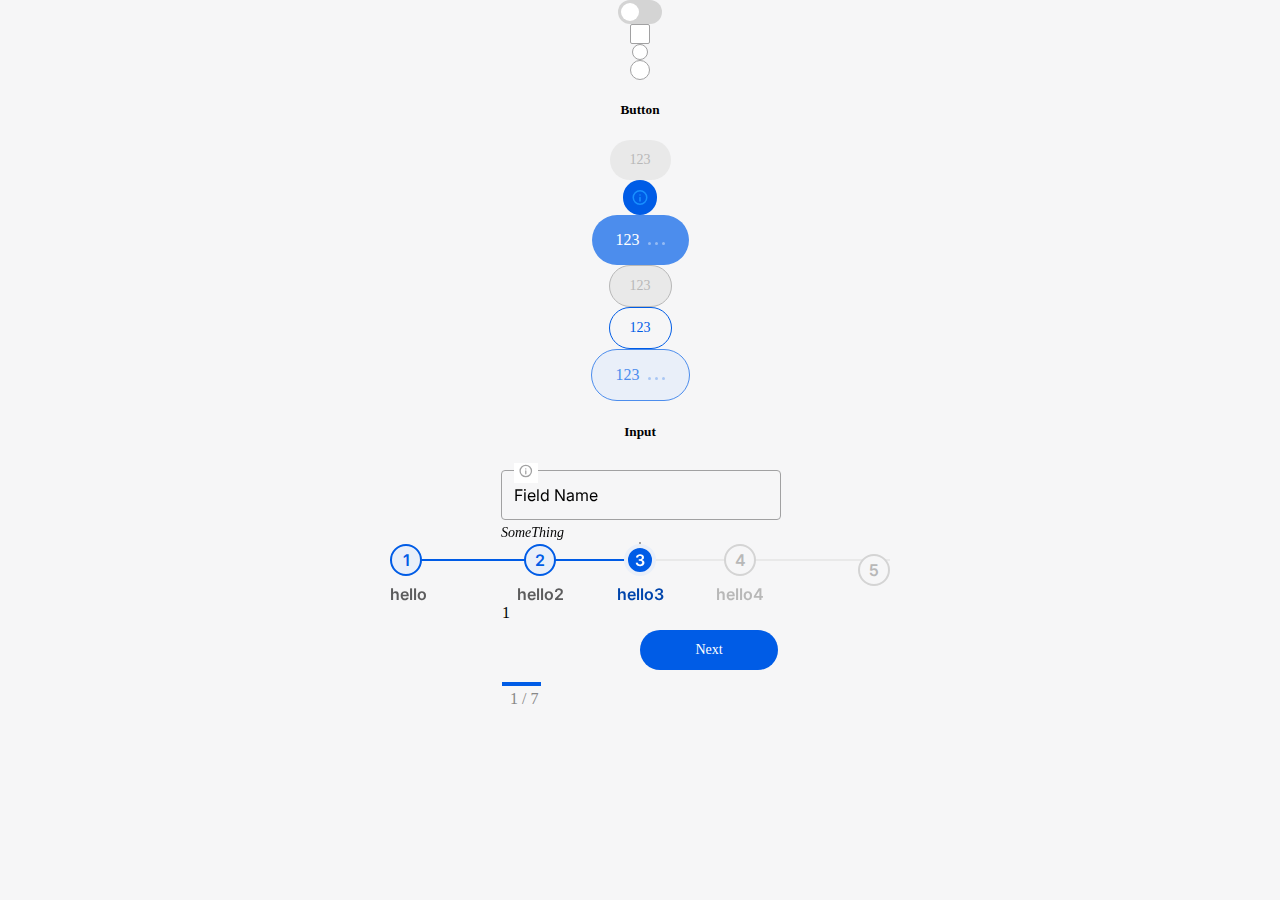
<file: index.html>
<!DOCTYPE html>
<html>
  <head>
    <meta charset="utf-8" />
    <meta http-equiv="X-UA-Compatible" content="IE=edge" />
    <title>Document</title>
    <meta name="description" content="" />
    <meta name="viewport" content="width=device-width, initial-scale=1" />
    <link rel="stylesheet" href="main.css" />
    <script defer src="./components/button/index.js"></script>
    <script defer src="./components/input/index.js"></script>
    <script defer src="./components/accordion/index.js"></script>
    <script defer src="./components/checkbox/index.js"></script>
    <script defer src="./components/progress-bar/index.js"></script>
    <script defer src="./components/slider/index.js"></script>
    <script defer src="./components/slide-item/index.js"></script>
    <script defer src="./components/toggle/index.js"></script>
  </head>
  <body>
    <custom-toggle></custom-toggle>
    <custom-checkbox type="checkbox" size="md"></custom-checkbox>
    <custom-checkbox type="check-circle" size="sm"></custom-checkbox>
    <custom-checkbox type="radio" size="md"></custom-checkbox>
    <h5>Button</h5>
    <custom-button disabled="true">
      123
    </custom-button>
    <custom-button variant="icon-primary">
      <img src="./assets/icons/information.svg" />
    </custom-button>
    <custom-button variant="primary" size="large" processing="true"
      >123</custom-button
    >
    <custom-button disabled="true" variant="secondary">123</custom-button>
    <custom-button variant="secondary">123</custom-button>
    <custom-button variant="secondary" size="large" processing="true"
      >123</custom-button
    >
    <h5>Input</h5>
    <custom-input id="text" type="text" label="Field Name">
      <div slot="helper">SomeThing</div>
      <ul>
        <li>1</li>
        <li>1</li>
        <li>1</li>
      </ul>
    </custom-input>
    <custom-checkbox></custom-checkbox>
    <progress-bar
      count-of-progress="4"
      current-step="3"
      content-of-circle="hello;hello2;hello3;hello4;"
    ></progress-bar>
    <custom-slider>
      <slide-item>1</slide-item>
      <slide-item>
        <div>2</div>
      </slide-item>
      <slide-item><div>3</div></slide-item>
      <slide-item><div>3</div></slide-item>
      <slide-item><div>3</div></slide-item>
      <slide-item><div>3</div></slide-item>
      <slide-item><div>3</div></slide-item>
    </custom-slider>
  </body>
</html>
</file>
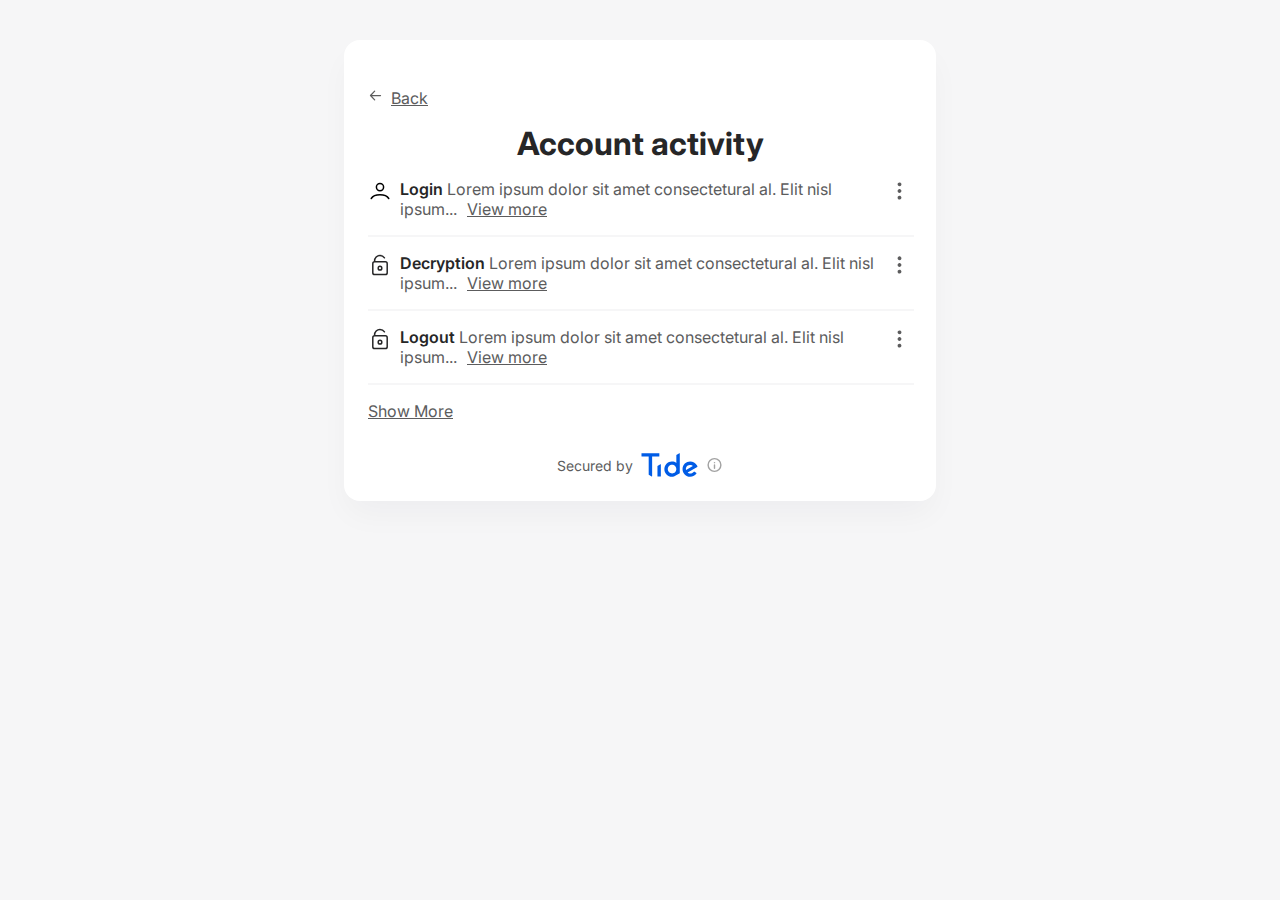
<file: page/account-activity/index.html>
<!DOCTYPE html>
<html lang="en">
  <head>
    <meta charset="UTF-8" />
    <meta name="viewport" content="width=device-width, initial-scale=1.0" />
    <title>Document</title>
    <link rel="stylesheet" href="style.css" />
    <script defer src="../../components/list-tile/index.js"></script>
    <script defer src="../../components/secure-by/index.js"></script>
    <script defer src="../../components/activity/index.js"></script>
    <script defer src="index.js"></script>
    <script defer src="router.js"></script>
  </head>
  <body>
    <div class="card">
      <div
        class="display-flex hover-effect"
        id="back-button-nav"
        style="width: 60px"
      >
        <div class="back-button"></div>
        <p class="text-l-regular-underline text-color-gray-700">Back</p>
      </div>

      <div style="height: 16px"></div>

      <p class="text-heading-h1 display-flex align-center justify-center">
        Account activity
      </p>

      <div style="height: 16px"></div>

      <div id="activity-container">
        <activity-tile
          src="../../assets/icons/person-icon.svg"
          title="Login"
          content="Lorem ipsum dolor sit amet consectetural al. Elit nisl ipsum dui eu quam neque turpis convallis. In in at eget ac vitae tincidunt. Neque ut laoreet in id. Ullamcorper at ipsum sit facilisis fermentum. Lorem ipsum dolor sit amet consectetural al. Elit nisl ipsum dui eu quam neque turpis convallis. In in at eget ac vitae tincidunt. Neque ut laoreet in id. Ullamcorper at ipsum sit facilisis fermentum."
        ></activity-tile>

        <activity-tile
          src="../../assets/icons/decryption.svg"
          title="Decryption"
          content="Lorem ipsum dolor sit amet consectetural al. Elit nisl ipsum dui eu quam neque turpis convallis. In in at eget ac vitae tincidunt. Neque ut laoreet in id. Ullamcorper at ipsum sit facilisis fermentum. Lorem ipsum dolor sit amet consectetural al. Elit nisl ipsum dui eu quam neque turpis convallis. In in at eget ac vitae tincidunt. Neque ut laoreet in id. Ullamcorper at ipsum sit facilisis fermentum."
        ></activity-tile>

        <activity-tile
          src="../../assets/icons/logout.svg"
          title="Logout"
          content="Lorem ipsum dolor sit amet consectetural al. Elit nisl ipsum dui eu quam neque turpis convallis. In in at eget ac vitae tincidunt. Neque ut laoreet in id. Ullamcorper at ipsum sit facilisis fermentum. Lorem ipsum dolor sit amet consectetural al. Elit nisl ipsum dui eu quam neque turpis convallis. In in at eget ac vitae tincidunt. Neque ut laoreet in id. Ullamcorper at ipsum sit facilisis fermentum."
        ></activity-tile>

        <activity-tile
          src="../../assets/icons/person-icon.svg"
          title="This is label"
          content="Lorem ipsum dolor sit amet consectetural al. Elit nisl ipsum dui eu quam neque turpis convallis. In in at eget ac vitae tincidunt. Neque ut laoreet in id. Ullamcorper at ipsum sit facilisis fermentum. Lorem ipsum dolor sit amet consectetural al. Elit nisl ipsum dui eu quam neque turpis convallis. In in at eget ac vitae tincidunt. Neque ut laoreet in id. Ullamcorper at ipsum sit facilisis fermentum."
        ></activity-tile>

        <activity-tile
          src="../../assets/icons/login-failed.svg"
          title="Login Failed"
          content="Lorem ipsum dolor sit amet consectetural al. Elit nisl ipsum dui eu quam neque turpis convallis. In in at eget ac vitae tincidunt. Neque ut laoreet in id. Ullamcorper at ipsum sit facilisis fermentum. Lorem ipsum dolor sit amet consectetural al. Elit nisl ipsum dui eu quam neque turpis convallis. In in at eget ac vitae tincidunt. Neque ut laoreet in id. Ullamcorper at ipsum sit facilisis fermentum."
        ></activity-tile>

        <activity-tile
          src="../../assets/icons/person-icon.svg"
          title="Login"
          content="Lorem ipsum dolor sit amet consectetural al. Elit nisl ipsum dui eu quam neque turpis convallis. In in at eget ac vitae tincidunt. Neque ut laoreet in id. Ullamcorper at ipsum sit facilisis fermentum. Lorem ipsum dolor sit amet consectetural al. Elit nisl ipsum dui eu quam neque turpis convallis. In in at eget ac vitae tincidunt. Neque ut laoreet in id. Ullamcorper at ipsum sit facilisis fermentum."
        ></activity-tile>

        <activity-tile
          src="../../assets/icons/decryption.svg"
          title="Decryption"
          content="Lorem ipsum dolor sit amet consectetural al. Elit nisl ipsum dui eu quam neque turpis convallis. In in at eget ac vitae tincidunt. Neque ut laoreet in id. Ullamcorper at ipsum sit facilisis fermentum. Lorem ipsum dolor sit amet consectetural al. Elit nisl ipsum dui eu quam neque turpis convallis. In in at eget ac vitae tincidunt. Neque ut laoreet in id. Ullamcorper at ipsum sit facilisis fermentum."
        ></activity-tile>

        <activity-tile
          src="../../assets/icons/logout.svg"
          title="Logout"
          content="Lorem ipsum dolor sit amet consectetural al. Elit nisl ipsum dui eu quam neque turpis convallis. In in at eget ac vitae tincidunt. Neque ut laoreet in id. Ullamcorper at ipsum sit facilisis fermentum. Lorem ipsum dolor sit amet consectetural al. Elit nisl ipsum dui eu quam neque turpis convallis. In in at eget ac vitae tincidunt. Neque ut laoreet in id. Ullamcorper at ipsum sit facilisis fermentum."
        ></activity-tile>

        <activity-tile
          src="../../assets/icons/person-icon.svg"
          title="This is label"
          content="Lorem ipsum dolor sit amet consectetural al. Elit nisl ipsum dui eu quam neque turpis convallis. In in at eget ac vitae tincidunt. Neque ut laoreet in id. Ullamcorper at ipsum sit facilisis fermentum. Lorem ipsum dolor sit amet consectetural al. Elit nisl ipsum dui eu quam neque turpis convallis. In in at eget ac vitae tincidunt. Neque ut laoreet in id. Ullamcorper at ipsum sit facilisis fermentum."
        ></activity-tile>

        <activity-tile
          src="../../assets/icons/login-failed.svg"
          title="Login Failed"
          content="Lorem ipsum dolor sit amet consectetural al. Elit nisl ipsum dui eu quam neque turpis convallis. In in at eget ac vitae tincidunt. Neque ut laoreet in id. Ullamcorper at ipsum sit facilisis fermentum. Lorem ipsum dolor sit amet consectetural al. Elit nisl ipsum dui eu quam neque turpis convallis. In in at eget ac vitae tincidunt. Neque ut laoreet in id. Ullamcorper at ipsum sit facilisis fermentum."
        ></activity-tile>

        <activity-tile
          src="../../assets/icons/person-icon.svg"
          title="Login"
          content="Lorem ipsum dolor sit amet consectetural al. Elit nisl ipsum dui eu quam neque turpis convallis. In in at eget ac vitae tincidunt. Neque ut laoreet in id. Ullamcorper at ipsum sit facilisis fermentum. Lorem ipsum dolor sit amet consectetural al. Elit nisl ipsum dui eu quam neque turpis convallis. In in at eget ac vitae tincidunt. Neque ut laoreet in id. Ullamcorper at ipsum sit facilisis fermentum."
        ></activity-tile>

        <activity-tile
          src="../../assets/icons/decryption.svg"
          title="Decryption"
          content="Lorem ipsum dolor sit amet consectetural al. Elit nisl ipsum dui eu quam neque turpis convallis. In in at eget ac vitae tincidunt. Neque ut laoreet in id. Ullamcorper at ipsum sit facilisis fermentum. Lorem ipsum dolor sit amet consectetural al. Elit nisl ipsum dui eu quam neque turpis convallis. In in at eget ac vitae tincidunt. Neque ut laoreet in id. Ullamcorper at ipsum sit facilisis fermentum."
        ></activity-tile>

        <activity-tile
          src="../../assets/icons/logout.svg"
          title="Logout"
          content="Lorem ipsum dolor sit amet consectetural al. Elit nisl ipsum dui eu quam neque turpis convallis. In in at eget ac vitae tincidunt. Neque ut laoreet in id. Ullamcorper at ipsum sit facilisis fermentum. Lorem ipsum dolor sit amet consectetural al. Elit nisl ipsum dui eu quam neque turpis convallis. In in at eget ac vitae tincidunt. Neque ut laoreet in id. Ullamcorper at ipsum sit facilisis fermentum."
        ></activity-tile>

        <activity-tile
          src="../../assets/icons/person-icon.svg"
          title="This is label"
          content="Lorem ipsum dolor sit amet consectetural al. Elit nisl ipsum dui eu quam neque turpis convallis. In in at eget ac vitae tincidunt. Neque ut laoreet in id. Ullamcorper at ipsum sit facilisis fermentum. Lorem ipsum dolor sit amet consectetural al. Elit nisl ipsum dui eu quam neque turpis convallis. In in at eget ac vitae tincidunt. Neque ut laoreet in id. Ullamcorper at ipsum sit facilisis fermentum."
        ></activity-tile>

        <activity-tile
          src="../../assets/icons/login-failed.svg"
          title="Login Failed"
          content="Lorem ipsum dolor sit amet consectetural al. Elit nisl ipsum dui eu quam neque turpis convallis. In in at eget ac vitae tincidunt. Neque ut laoreet in id. Ullamcorper at ipsum sit facilisis fermentum. Lorem ipsum dolor sit amet consectetural al. Elit nisl ipsum dui eu quam neque turpis convallis. In in at eget ac vitae tincidunt. Neque ut laoreet in id. Ullamcorper at ipsum sit facilisis fermentum."
        ></activity-tile>

        <activity-tile
          src="../../assets/icons/person-icon.svg"
          title="Login"
          content="Lorem ipsum dolor sit amet consectetural al. Elit nisl ipsum dui eu quam neque turpis convallis. In in at eget ac vitae tincidunt. Neque ut laoreet in id. Ullamcorper at ipsum sit facilisis fermentum. Lorem ipsum dolor sit amet consectetural al. Elit nisl ipsum dui eu quam neque turpis convallis. In in at eget ac vitae tincidunt. Neque ut laoreet in id. Ullamcorper at ipsum sit facilisis fermentum."
        ></activity-tile>

        <activity-tile
          src="../../assets/icons/decryption.svg"
          title="Decryption"
          content="Lorem ipsum dolor sit amet consectetural al. Elit nisl ipsum dui eu quam neque turpis convallis. In in at eget ac vitae tincidunt. Neque ut laoreet in id. Ullamcorper at ipsum sit facilisis fermentum. Lorem ipsum dolor sit amet consectetural al. Elit nisl ipsum dui eu quam neque turpis convallis. In in at eget ac vitae tincidunt. Neque ut laoreet in id. Ullamcorper at ipsum sit facilisis fermentum."
        ></activity-tile>

        <activity-tile
          src="../../assets/icons/logout.svg"
          title="Logout"
          content="Lorem ipsum dolor sit amet consectetural al. Elit nisl ipsum dui eu quam neque turpis convallis. In in at eget ac vitae tincidunt. Neque ut laoreet in id. Ullamcorper at ipsum sit facilisis fermentum. Lorem ipsum dolor sit amet consectetural al. Elit nisl ipsum dui eu quam neque turpis convallis. In in at eget ac vitae tincidunt. Neque ut laoreet in id. Ullamcorper at ipsum sit facilisis fermentum."
        ></activity-tile>

        <activity-tile
          src="../../assets/icons/person-icon.svg"
          title="This is label"
          content="Lorem ipsum dolor sit amet consectetural al. Elit nisl ipsum dui eu quam neque turpis convallis. In in at eget ac vitae tincidunt. Neque ut laoreet in id. Ullamcorper at ipsum sit facilisis fermentum. Lorem ipsum dolor sit amet consectetural al. Elit nisl ipsum dui eu quam neque turpis convallis. In in at eget ac vitae tincidunt. Neque ut laoreet in id. Ullamcorper at ipsum sit facilisis fermentum."
        ></activity-tile>

        <activity-tile
          src="../../assets/icons/login-failed.svg"
          title="Login Failed"
          content="Lorem ipsum dolor sit amet consectetural al. Elit nisl ipsum dui eu quam neque turpis convallis. In in at eget ac vitae tincidunt. Neque ut laoreet in id. Ullamcorper at ipsum sit facilisis fermentum. Lorem ipsum dolor sit amet consectetural al. Elit nisl ipsum dui eu quam neque turpis convallis. In in at eget ac vitae tincidunt. Neque ut laoreet in id. Ullamcorper at ipsum sit facilisis fermentum."
        ></activity-tile>
      </div>

      <a href="#" id="show-more-btn">Show More</a>

      <div style="height: 32px"></div>
      <secure-by></secure-by>
    </div>

    <script>
      document.addEventListener("DOMContentLoaded", function () {
        var activityTiles = document.querySelectorAll("activity-tile");

        window.addEventListener("click", function (event) {
          activityTiles.forEach((tile) => {
            var shadowRootElement = tile.shadowRoot;

            var dropdownContent =
              shadowRootElement.querySelector(".dropdown-content");

            const menuIcon = shadowRootElement.querySelector(".menu-icon");

            // Get the bounding rectangle for the menu icon and dropdown content
            var menuIconRect = menuIcon.getBoundingClientRect();
            var dropdownContentRect = dropdownContent.getBoundingClientRect();

            // Check if the click coordinates are within the bounds of the menu icon or dropdown content
            var clickX = event.clientX;
            var clickY = event.clientY;

            if (
              clickX >= menuIconRect.left &&
              clickX <= menuIconRect.right &&
              clickY >= menuIconRect.top &&
              clickY <= menuIconRect.bottom
            ) {
              return;
            }

            if (
              clickX >= dropdownContentRect.left &&
              clickX <= dropdownContentRect.right &&
              clickY >= dropdownContentRect.top &&
              clickY <= dropdownContentRect.bottom
            ) {
              dropdownContent.classList.remove("show");

              return;
            }
            dropdownContent.classList.remove("show");
          });
        });
      });
    </script>
  </body>
</html>
</file>
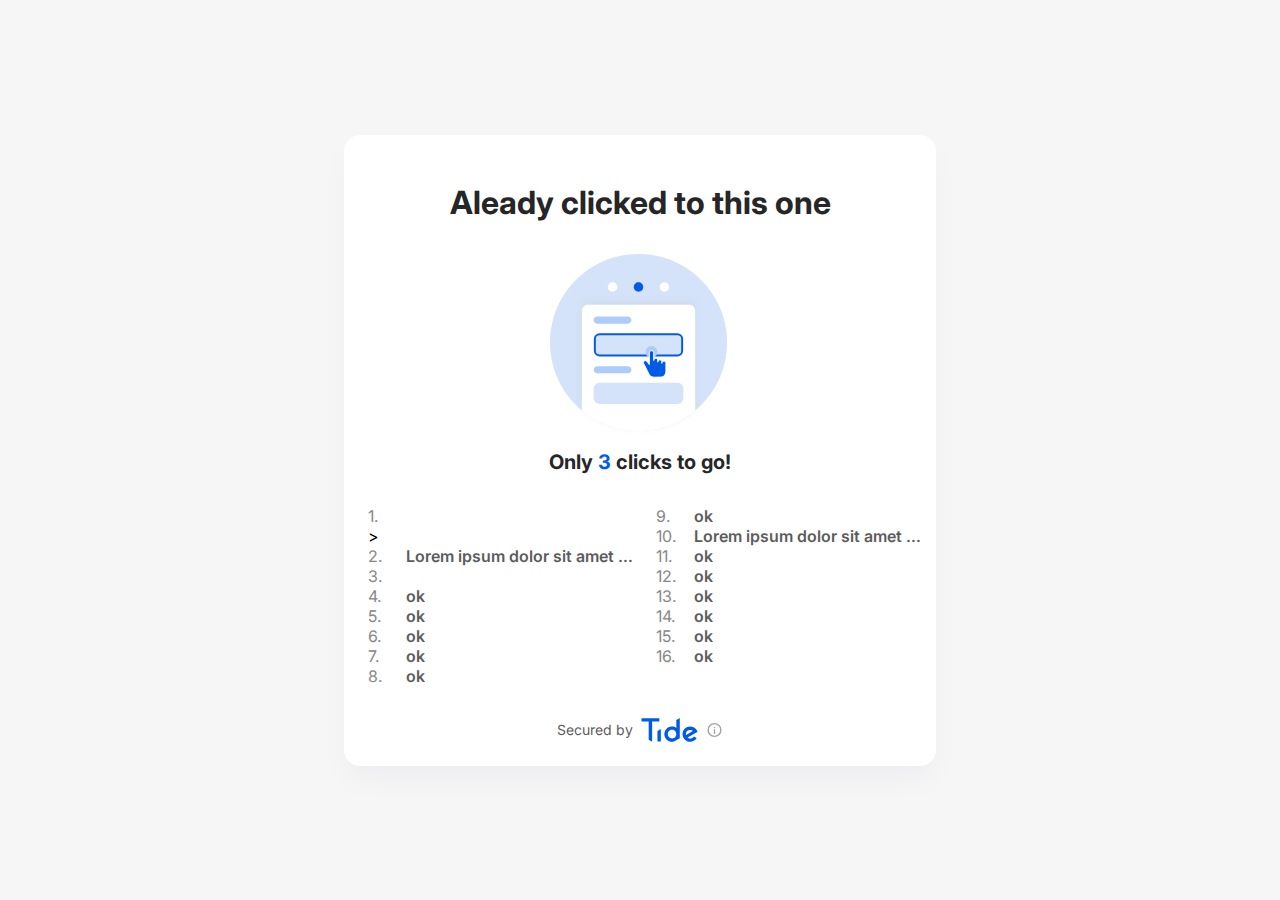
<file: page/already-clicked/index.html>
<!DOCTYPE html>
<html lang="en">
  <head>
    <meta charset="UTF-8" />
    <meta name="viewport" content="width=device-width, initial-scale=1.0" />
    <title>Document</title>
    <link rel="stylesheet" href="style.css" />
    <script defer src="../../components/secure-by/index.js"></script>
    <script defer src="../../components/numberic-label/index.js"></script>
  </head>
  <body>
    <div class="card">
      <p class="text-heading-h1 display-flex justify-center">
        Aleady clicked to this one
      </p>

      <div style="height: 32px"></div>

      <div class="display-flex align-center" style="flex-direction: column">
        <div class="already-clicked-img"></div>
        <div style="height: 16px"></div>

        <div class="display-flex">
          <p class="text-heading-h3">Only</p>
          <p
            class="text-heading-h3"
            style="
              color: var(--primary-500);
              margin-left: 5px;
              margin-right: 5px;
            "
          >
            3
          </p>
          <p class="text-heading-h3">clicks to go!</p>
        </div>
      </div>

      <div style="height: 32px"></div>

      <div class="list-container display-flex">
        <div class="left">
          <numberic-label numberic="1" content="ok" status="loading"></numberic-label>> </numberic-label>
          <numberic-label
            numberic="2"
            content="Lorem ipsum dolor sit amet consectetural al. Elit nisl ipsum dui eu quam neque turpis convallis. In in at eget ac vitae tincidunt. Neque ut laoreet in id. Ullamcorper at ipsum sit facilisis fermentum."
          >
          </numberic-label>
          <numberic-label numberic="3" content="ok" status="loading">
          </numberic-label>
          <numberic-label numberic="4" content="ok"> </numberic-label>
          <numberic-label numberic="5" content="ok"> </numberic-label>
          <numberic-label numberic="6" content="ok"> </numberic-label>
          <numberic-label numberic="7" content="ok"> </numberic-label>
          <numberic-label numberic="8" content="ok"> </numberic-label>
        </div>

        <div class="right">
          <numberic-label numberic="9" content="ok"> </numberic-label>
          <numberic-label
            numberic="10"
            content="Lorem ipsum dolor sit amet consectetural al."
          >
          </numberic-label>
          <numberic-label numberic="11" content="ok"> </numberic-label>
          <numberic-label numberic="12" content="ok"> </numberic-label>
          <numberic-label numberic="13" content="ok"> </numberic-label>
          <numberic-label numberic="14" content="ok"> </numberic-label>
          <numberic-label numberic="15" content="ok"> </numberic-label>
          <numberic-label numberic="16" content="ok"> </numberic-label>
        </div>
      </div>

      <div style="height: 32px"></div>

      <secure-by></secure-by>
    </div>
  </body>
</html>
</file>
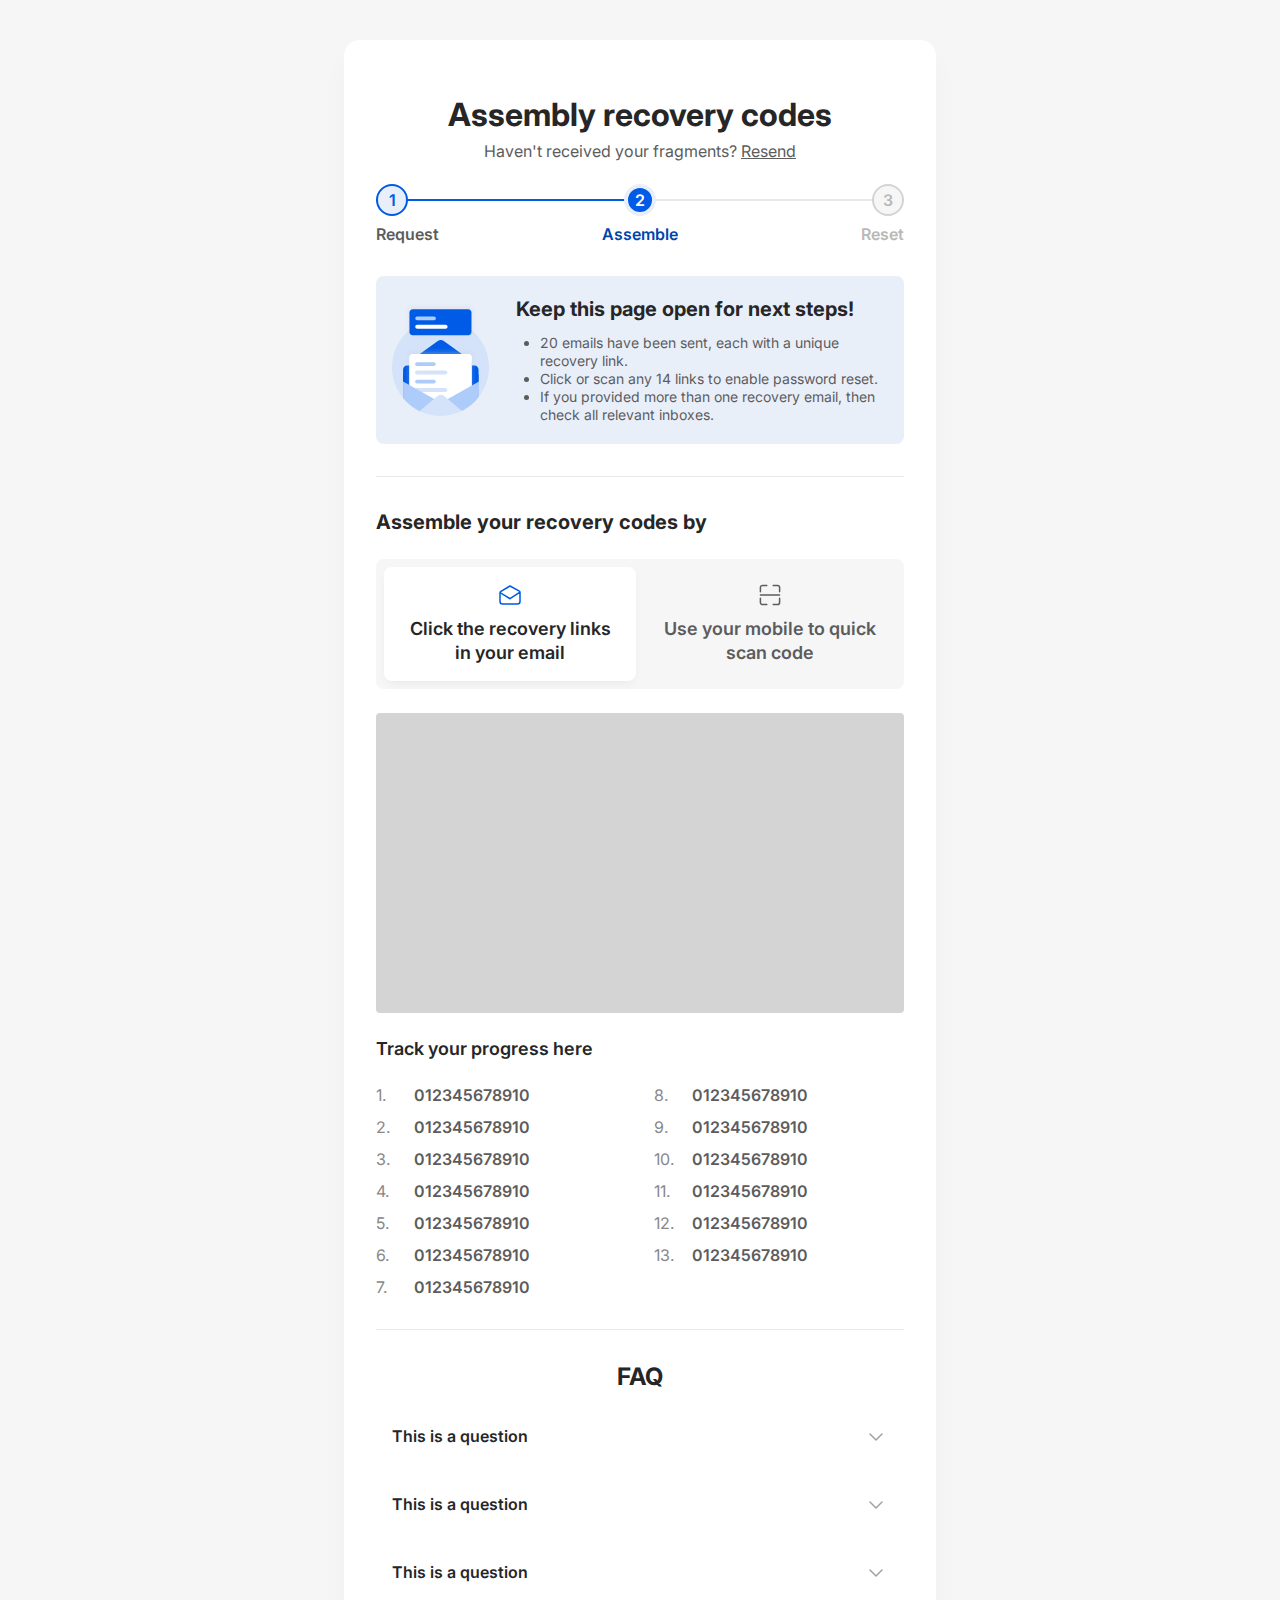
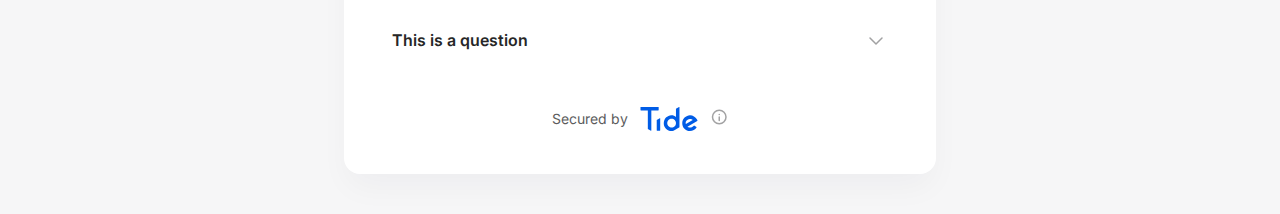
<file: page/forgot-password/index.html>
<!DOCTYPE html>
<html>
  <head>
    <meta charset="utf-8" />
    <meta http-equiv="X-UA-Compatible" content="IE=edge" />
    <title>Forgot Password</title>
    <meta name="description" content="" />
    <meta name="viewport" content="width=device-width, initial-scale=1" />
    <link rel="stylesheet" href="../../main.css" />
    <script defer src="../../components/progress-bar/index.js"></script>
    <script defer src="../../components/tab-toggle/index.js"></script>
    <script defer src="../../components/accordion/index.js"></script>
    <script defer src="../../components/tooltip/index.js"></script>
    <script defer src="../../components/numberic-label/index.js"></script>
    <script defer src="./forgot-password.js"></script>
  </head>
  <body>
    <main class="forgot-password">
      <div class="title">
        <h1>Assembly recovery codes</h1>
        <p>Haven't received your fragments? <span>Resend</span></p>
      </div>

      <progress-bar
        count-of-progress="3"
        current-step="2"
        content-of-circle="Request;Assemble;Reset"
      ></progress-bar>

      <div class="hint-container">
        <div class="icon"></div>
        <div class="content">
          <h3>Keep this page open for next steps!</h3>
          <ul>
            <li><p>20 emails have been sent, each with a unique recovery link.</p></li>
            <li><p>Click or scan any 14 links to enable password reset.</p></li>
            <li><p>If you provided more than one recovery email, then check all relevant inboxes.</p></li>
          </ul>
        </div>
      </div>

      <div class="separator"></div>

      <div class="recover-pass">
        <h3>Assemble your recovery codes by</h3>

        <custom-tab-toggle
          content1="Click the recovery links in your email"
          src1="../../assets/icons/mail2.svg"
          content2="Use your mobile to quick scan code"
          src2="../../assets/icons/scan.svg"
          state="state1"
        ></custom-tab-toggle>

        <div class="recovery-email-links-container">
          <div class="img-container"></div>
          <div class="content">
            <p class="track-text">Track your progress here</p>
            <div class="list">
              <div class="left-list">
              </div>
              <div class="right-list">
              </div>
            </div>      
          </div>
        </div>
  
        <div class="qr-code-container hidden">
          <div class="img-container">
            <img src="../../assets/icons/qr.svg" alt="qr"/>
          </div>
          <a class="text-m-regular" href="http://orkurl.co/recovery">Visit: http://orkurl.co/recovery</a>
        </div>

      </div>

      <div class="separator"></div>

      <div class="faq">
        <h2>FAQ</h2>

        <div class="accordions">
          <custom-accordion
            title="This is a question"
            content="Lorem ipsum dolor sit amet, consectetur adipisicing elit. Cupiditate, autem! Architecto dicta quisquam ut impedit officiis quis consequatur sapiente ipsum. Maxime a accusamus obcaecati similique, saepe explicabo quas dolore eligendi dolorem dolores impedit ipsa repellat, ipsum aspernatur perferendis ut totam voluptates reiciendis quibusdam debitis sequi porro rem aliquam. Quas, provident."
            src="../../assets/background.jpg"
            ></custom-accordion>
          <custom-accordion
            title="This is a question"
            content="Lorem ipsum dolor sit amet, consectetur adipisicing elit. Cupiditate, autem! Architecto dicta quisquam ut impedit officiis quis consequatur sapiente ipsum. Maxime a accusamus obcaecati similique, saepe explicabo quas dolore eligendi dolorem dolores impedit ipsa repellat, ipsum aspernatur perferendis ut totam voluptates reiciendis quibusdam debitis sequi porro rem aliquam. Quas, provident."
          ></custom-accordion>
          <custom-accordion
            title="This is a question"
            content="Lorem ipsum dolor sit amet, consectetur adipisicing elit. Cupiditate, autem! Architecto dicta quisquam ut impedit officiis quis consequatur sapiente ipsum. Maxime a accusamus obcaecati similique, saepe explicabo quas dolore eligendi dolorem dolores impedit ipsa repellat, ipsum aspernatur perferendis ut totam voluptates reiciendis quibusdam debitis sequi porro rem aliquam. Quas, provident."
          ></custom-accordion>
          <custom-accordion
            title="This is a question"
            content="Lorem ipsum dolor sit amet, consectetur adipisicing elit. Cupiditate, autem! Architecto dicta quisquam ut impedit officiis quis consequatur sapiente ipsum. Maxime a accusamus obcaecati similique, saepe explicabo quas dolore eligendi dolorem dolores impedit ipsa repellat, ipsum aspernatur perferendis ut totam voluptates reiciendis quibusdam debitis sequi porro rem aliquam. Quas, provident."
          ></custom-accordion>
        </div>
      </div>

      <div class="footer">
        <p>Secured by</p>
        <img src="../../assets/icons/tide-logo.svg" alt="tide-logo">
        <custom-tooltip text="Lorem Lorem Lorem">
          <img class="tooltip-icon" src="../../assets/icons/information_circle_contained.svg" alt="tooltip">
        </custom-tooltip>
      </div>
      
    </main>
  </body>
</html>
</file>
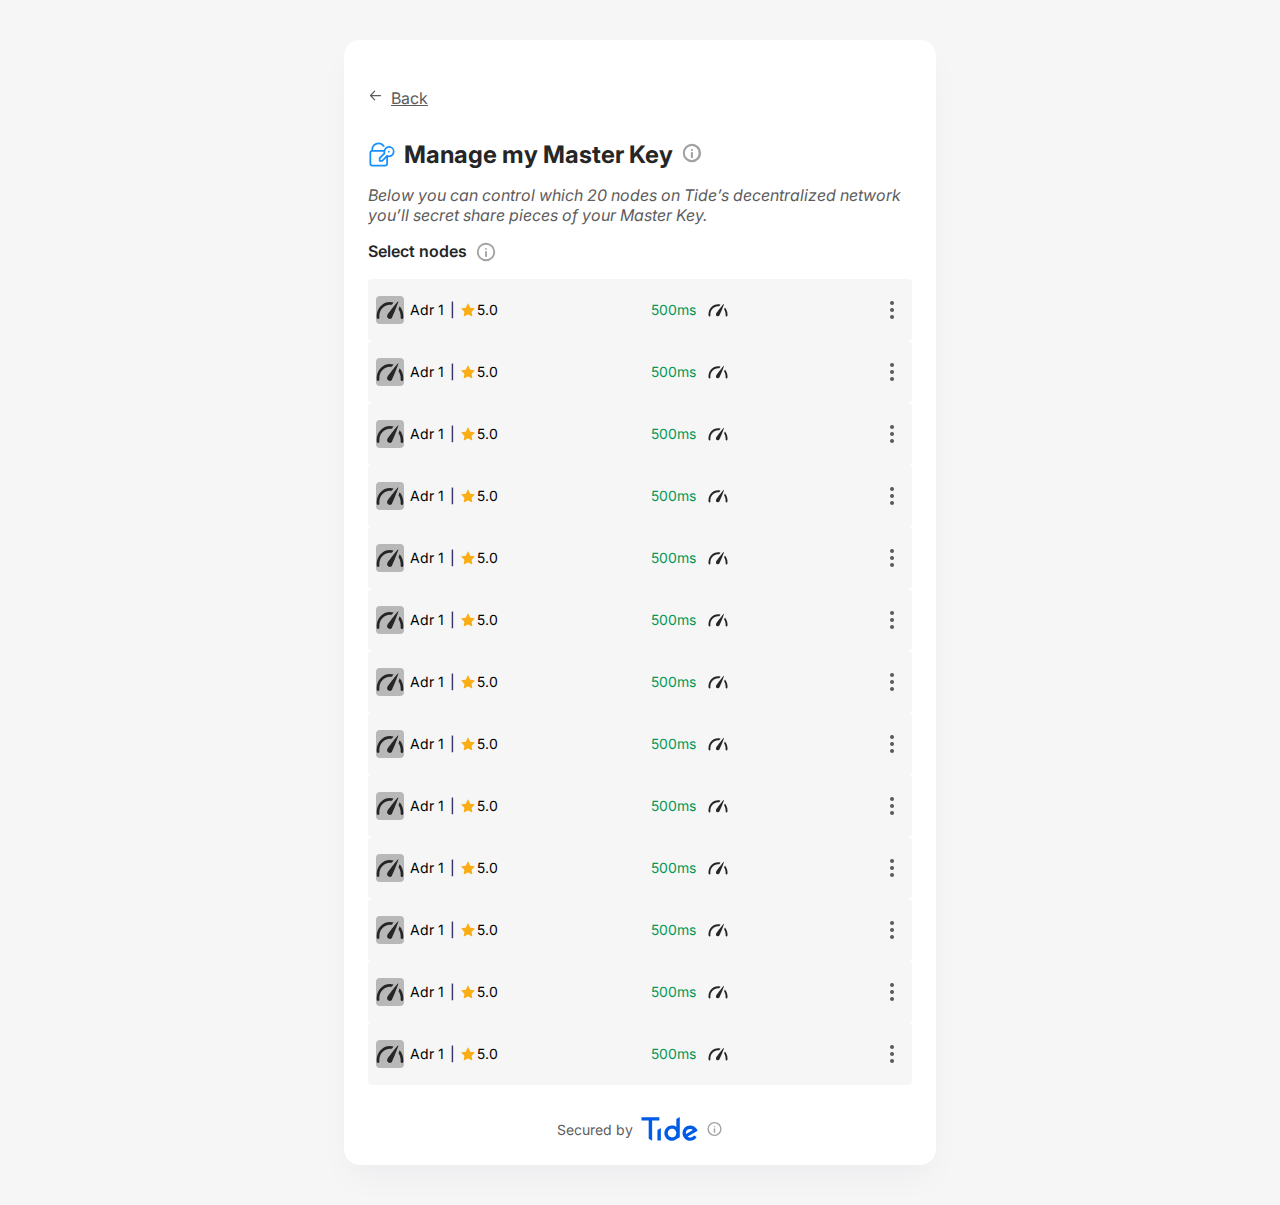
<file: page/manage-master-key/index.html>
<!DOCTYPE html>
<html lang="en">
  <head>
    <meta charset="UTF-8" />
    <meta name="viewport" content="width=device-width, initial-scale=1.0" />
    <title>Document</title>
    <link rel="stylesheet" href="style.css" />
    <script defer src="../../components/sizedbox/index.js"></script>
    <script defer src="../../components/secure-by/index.js"></script>
    <script defer src="router.js"></script>
    <script
      defer
      src="../../components/setting/address_selector/index.js"
    ></script>
    <script
      defer
      src="../../components/setting/address_selector_option/index.js"
    ></script>
  </head>
  <body>
    <div class="card">
      <div
        class="display-flex hover-effect"
        id="back-button-nav"
        style="width: 60px"
      >
        <div class="back-button"></div>
        <p class="text-l-regular-underline text-color-gray-700">Back</p>
      </div>

      <sized-box height="32px"></sized-box>

      <div class="display-flex align-center">
        <div class="manage-master-key-icon"></div>
        <p class="text-heading-h2 text-color-gray-900">Manage my Master Key</p>
        <custom-tooltip text="This is tooltip">
          <img
            class="information-icon"
            src="../../assets/icons/information_circle_contained.svg"
          />
        </custom-tooltip>
      </div>

      <sized-box height="16px"></sized-box>

      <p class="text-l-italic text-color-gray-700">
        Below you can control which 20 nodes on Tide’s decentralized network
        you’ll secret share pieces of your Master Key.
      </p>

      <sized-box height="16px"></sized-box>

      <div class="display-flex">
        <p class="text-l-semi-bold text-color-gray-900">Select nodes</p>
        <div class="information-icon"></div>
      </div>

      <sized-box height="16px"></sized-box>

      <custom-address-selector
        address="Adr 1"
        speed="500ms"
        score="5.0"
        src="../../assets/icons/speed.svg"
      ></custom-address-selector>

      <custom-address-selector
        address="Adr 1"
        speed="500ms"
        score="5.0"
        src="../../assets/icons/speed.svg"
      ></custom-address-selector>

      <custom-address-selector
        address="Adr 1"
        speed="500ms"
        score="5.0"
        src="../../assets/icons/speed.svg"
      ></custom-address-selector>

      <custom-address-selector
        address="Adr 1"
        speed="500ms"
        score="5.0"
        src="../../assets/icons/speed.svg"
      ></custom-address-selector>

      <custom-address-selector
        address="Adr 1"
        speed="500ms"
        score="5.0"
        src="../../assets/icons/speed.svg"
      ></custom-address-selector>

      <custom-address-selector
        address="Adr 1"
        speed="500ms"
        score="5.0"
        src="../../assets/icons/speed.svg"
      ></custom-address-selector>

      <custom-address-selector
        address="Adr 1"
        speed="500ms"
        score="5.0"
        src="../../assets/icons/speed.svg"
      ></custom-address-selector>

      <custom-address-selector
        address="Adr 1"
        speed="500ms"
        score="5.0"
        src="../../assets/icons/speed.svg"
      ></custom-address-selector>

      <custom-address-selector
        address="Adr 1"
        speed="500ms"
        score="5.0"
        src="../../assets/icons/speed.svg"
      ></custom-address-selector>

      <custom-address-selector
        address="Adr 1"
        speed="500ms"
        score="5.0"
        src="../../assets/icons/speed.svg"
      ></custom-address-selector>

      <custom-address-selector
        address="Adr 1"
        speed="500ms"
        score="5.0"
        src="../../assets/icons/speed.svg"
      ></custom-address-selector>

      <custom-address-selector
        address="Adr 1"
        speed="500ms"
        score="5.0"
        src="../../assets/icons/speed.svg"
      ></custom-address-selector>

      <custom-address-selector
        address="Adr 1"
        speed="500ms"
        score="5.0"
        src="../../assets/icons/speed.svg"
      ></custom-address-selector>

      <sized-box height="32px"></sized-box>
      <secure-by></secure-by>
    </div>
  </body>
</html>
</file>
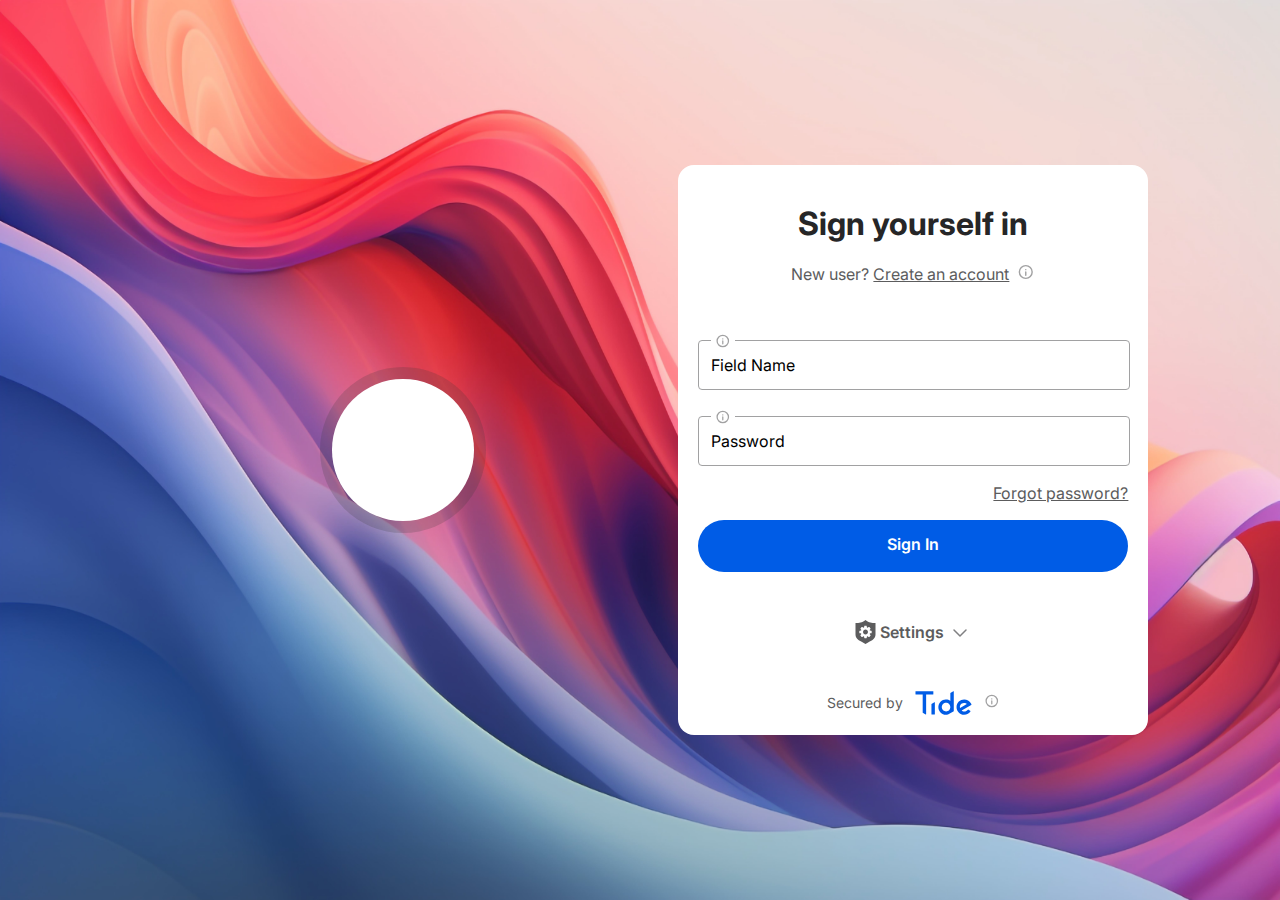
<file: page/sign-in/index.html>
<!DOCTYPE html>
<html>
  <head>
    <meta charset="utf-8" />
    <meta http-equiv="X-UA-Compatible" content="IE=edge" />
    <title>Sign In</title>
    <meta name="description" content="" />
    <meta name="viewport" content="width=device-width, initial-scale=1, minimum-scale=1, maximum-scale=1, user-scalable=no"/>
    <link rel="stylesheet" href="../../main.css" />
    <script defer src="../../components/tooltip/index.js"></script>
    <script defer src="../../components/input/index.js"></script>
    <script defer src="./sign-in.js"></script>
    <script defer src="./router.js"></script>
  </head>
  <body>
    <main class="sign_in">
      <div class="background active"></div>
      <div class="background_responsive_1"></div>
      <div class="background_responsive_2"></div>
      <div class="background_1"></div>
      <div class="background_2"></div>

      <div class="content">
        <div class="logo">
          <div class="overlay"></div>
          <div class="img_container"></div>
        </div>
        <div class="form">
          <div class="title">
            <h1>Sign yourself in</h1>
            <div class="subtitle">
              <p class="text">
                New user? <span id="sign-up-nav">Create an account</span>
              </p>
              <custom-tooltip text="Account" postion="bottom">
                <img
                  class="info_icon"
                  src="../../assets/icons/information_circle_contained.svg"
                  alt="info_icon"
                />
              </custom-tooltip>
            </div>
          </div>

          <div class="inputs">
            <custom-input
              id="sign_in-input_name"
              type="text"
              label="Field Name"
              tt-text="Field Name"
              tt-position="top"
            ></custom-input>
            <custom-input
              id="sign_in-input_password"
              type="password"
              label="Password"
              tt-text="Password"
              tt-position="top"
            ></custom-input>
            <p id="forgot-password-nav">Forgot password?</p>
            <div class="sign_in-button">
              <div class="default">
                <p class="text">Sign In</p>
                <img
                  class="arrow"
                  src="../../assets/icons/arrow_right.svg"
                  alt="arrow_right"
                />
              </div>
              <div class="processing">
                <p class="text">Processing</p>
                <div class="dot-processing">
                  <span class="dot-1"></span>
                  <span class="dot-2"></span>
                  <span class="dot-3"></span>
                </div>
              </div>
            </div>
          </div>

          <div class="setting_text hover-effect" id="setting-nav">
            <img
              class="icon"
              src="../../assets/icons/shielded_gear.svg"
              alt="gear_icon"
            />
            <p>Settings</p>
            <img
              class="icon"
              src="../../assets/icons/arrow_down.svg"
              alt="arrow_down_icon"
            />
          </div>

          <div class="secure_text">
            <p>Secured by</p>
            <img
              class="tide_logo"
              src="../../assets/icons/tide_logo.svg"
              alt="tide_logo"
            />
            <custom-tooltip text="Account" postion="bottom">
              <img
                class="info_icon"
                src="../../assets/icons/information_circle_contained.svg"
                alt="info_icon"
              />
            </custom-tooltip>
          </div>
        </div>
      </div>
    </main>
  </body>
</html>
</file>
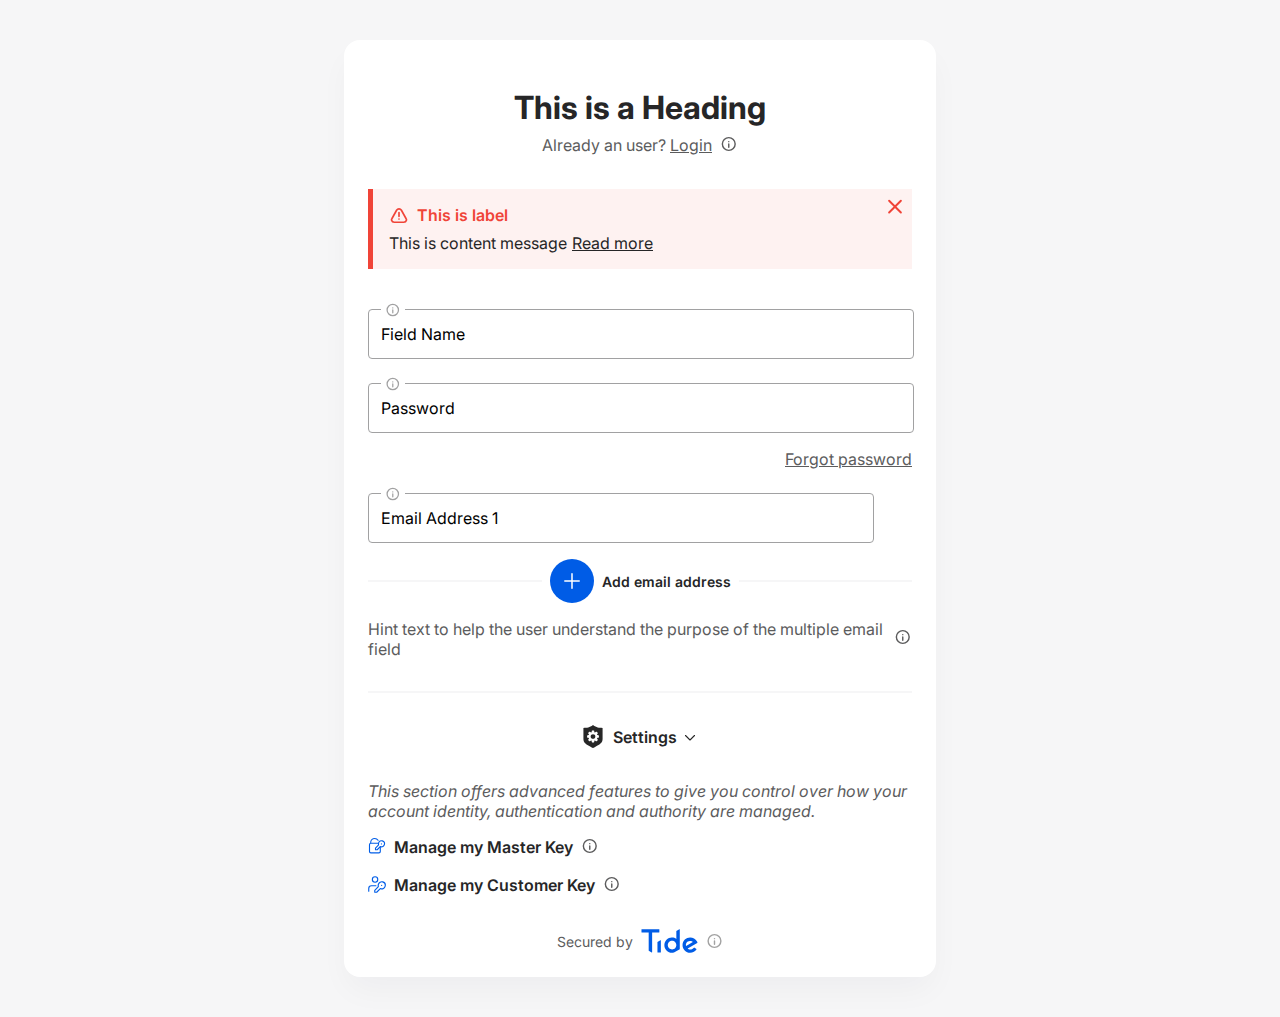
<file: page/sign-up/index.html>
<!DOCTYPE html>
<html lang="en">
  <head>
    <meta charset="UTF-8" />
    <meta name="viewport" content="width=device-width, initial-scale=1.0" />
    <title>Signup</title>
    <script defer src="../../components/alert/index.js"></script>
    <script defer src="../../components/input/index.js"></script>
    <script defer src="../../components/sizedbox/index.js"></script>
    <script defer src="../../components/secure-by/index.js"></script>
    <script defer src="../../components/tooltip/index.js"></script>
    <script defer src="add-email-address-field.js"></script>
    <script src="expand-settings-option.js"></script>
    <script defer src="router.js"></script>
    <link rel="stylesheet" href="style.css" />
  </head>
  <body>
    <div class="card">
      <p class="text-heading-1 display-flex justify-center">
        This is a Heading
      </p>

      <sized-box height="8px"></sized-box>

      <div class="display-flex justify-center">
        <p class="text-l-regular">
          Already an user?
          <a
            href="#"
            class="text-l-regular"
            style="margin-right: 8px"
            id="login-nav"
            >Login</a
          >
        </p>
        <custom-tooltip text="This is tooltip">
          <img
            class="information-img"
            src="../../assets/icons/information_circle_contained.svg"
          />
        </custom-tooltip>
      </div>

      <sized-box height="32px"></sized-box>

      <custom-alert
        label="This is label"
        content-message="This is content message"
        type="error"
      ></custom-alert>

      <sized-box height="32px"></sized-box>

      <custom-input id="text" type="text" label="Field Name"></custom-input>

      <sized-box height="16px"></sized-box>

      <custom-input id="text" type="password" label="Password"></custom-input>

      <sized-box height="16px"></sized-box>

      <div class="display-flex justify-end">
        <a href="#" class="text-l-regular-underline">Forgot password</a>
      </div>

      <sized-box height="16px"></sized-box>

      <div id="email-container">
        <div class="display-flex align-center">
          <div class="email-address-field">
            <custom-input
              id="text"
              type="text"
              label="Email Address 1"
            ></custom-input>
          </div>
          <div style="width: 34px; height: 34px; margin: 8px 0px 0 8px"></div>
        </div>
        <sized-box height="16px"></sized-box>
      </div>

      <div class="display-flex justify-center align-center">
        <div class="divider"></div>

        <div
          class="display-flex justify-center align-center hover-effect"
          id="add-email-button"
        >
          <div class="add-email-button">
            <div class="child"></div>
          </div>

          <p class="text-button-s container">Add email address</p>
        </div>

        <div class="divider"></div>
      </div>

      <sized-box height="16px"></sized-box>

      <div class="display-flex justify-center align-center">
        <p class="text-l-regular margin-right-4">
          Hint text to help the user understand the purpose of the multiple
          email field
        </p>
        <custom-tooltip text="This is tooltip">
          <img
            class="information-img"
            src="../../assets/icons/information_circle_contained.svg"
          />
        </custom-tooltip>
      </div>

      <sized-box height="32px"></sized-box>

      <div class="divider"></div>

      <sized-box height="32px"></sized-box>

      <div>
        <div class="settings-option-container">
          <div class="child" id="settings-option">
            <div class="settings-header-img"></div>
            <p class="text-l-semi-bold">Settings</p>
            <div class="arrow-down-img"></div>
          </div>
        </div>

        <sized-box height="32px"></sized-box>

        <div id="settings-option-content">
          <p class="text-l-italic">
            This section offers advanced features to give you control over how
            your account identity, authentication and authority are managed.
          </p>

          <sized-box height="16px"></sized-box>

          <div class="display-flex hover-effect" id="master-key-nav">
            <div class="manage-master-key-icon"></div>
            <p class="text-l-semi-bold margin-right-8 margin-left-8">
              Manage my Master Key
            </p>
            <custom-tooltip text="This is tooltip">
              <img
                class="information-img"
                src="../../assets/icons/information_circle_contained.svg"
              />
            </custom-tooltip>
          </div>

          <sized-box height="16px"></sized-box>

          <div class="display-flex hover-effect" id="customer-key-id">
            <div class="manage-customer-key-icon"></div>
            <p class="text-l-semi-bold margin-right-8 margin-left-8">
              Manage my Customer Key
            </p>
            <custom-tooltip text="This is tooltip">
              <img
                class="information-img"
                src="../../assets/icons/information_circle_contained.svg"
              />
            </custom-tooltip>
          </div>
        </div>

        <sized-box height="32px"></sized-box>

        <secure-by></secure-by>
      </div>
    </div>
  </body>
</html>
</file>
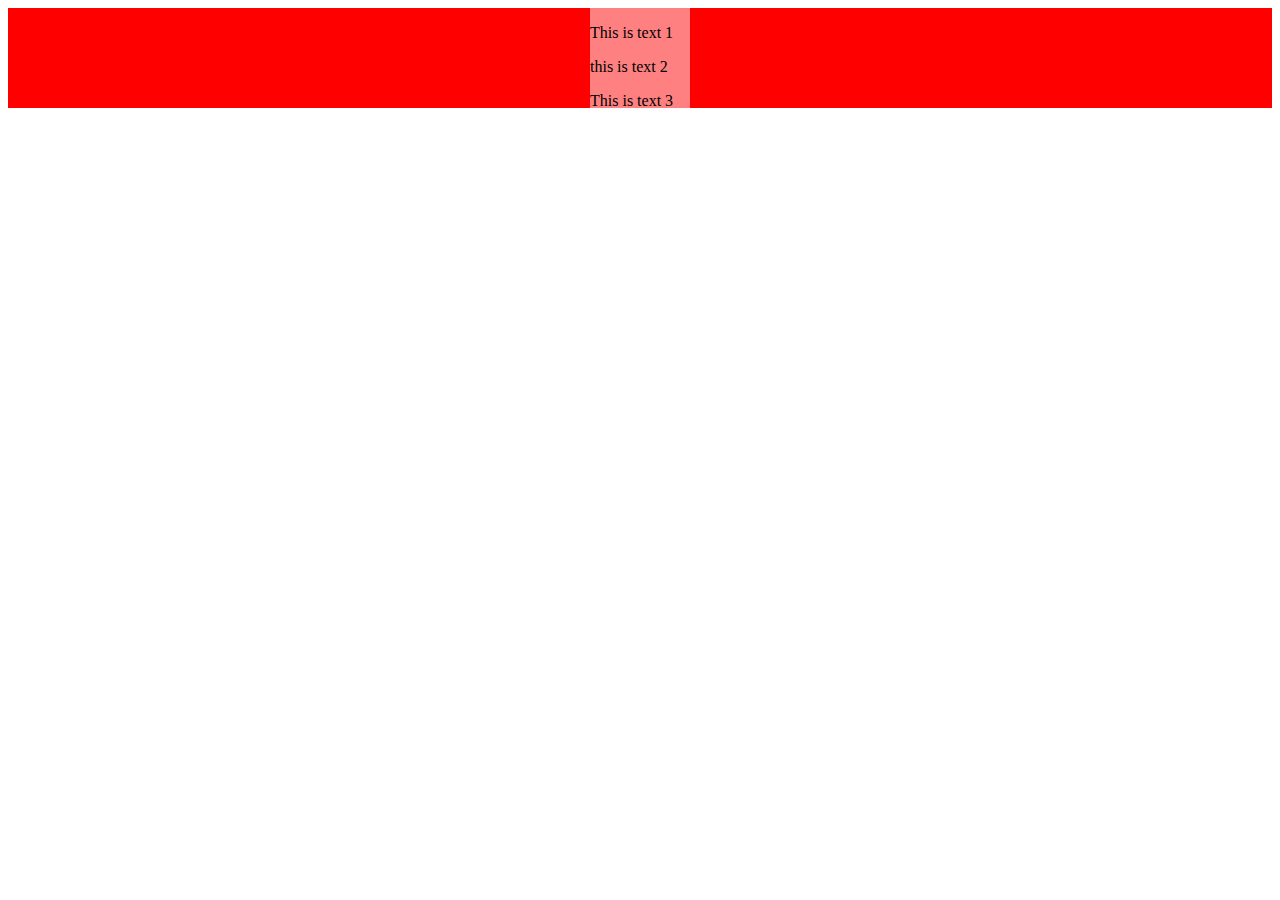
<file: page/sign-up/test.html>
<!DOCTYPE html>
<html lang="en">
  <head>
    <meta charset="UTF-8" />
    <meta name="viewport" content="width=device-width, initial-scale=1.0" />
    <title>Document</title>
    <style>
      .container {
        display: flex;
        align-items: center;
        justify-content: center;
        background-color: red;
        height: 100px;
        position: relative; /* Necessary for absolute positioning */
      }

      .text-cover {
        position: absolute;
        width: 100px; /* Set width as per your requirement */
        height: 100%; /* Cover the entire height of the parent container */
        left: 50%;
        top: 50%;
        transform: translate(-50%, -50%); /* Center the text cover */
        background-color: rgba(
          255,
          255,
          255,
          0.5
        ); /* Semi-transparent white background */
        z-index: 1; /* Ensure the cover is above the text */
        cursor: pointer;
      }

      .container p:hover {
        color: blue; /* Change the color to your desired hover effect */
        cursor: pointer;
      }
    </style>
  </head>
  <body>
    <div class="container">
      <div class="text-cover">
        <p>This is text 1</p>
        <p>this is text 2</p>
        <p>This is text 3</p>
      </div>
      <!-- New div for covering the text -->
    </div>
  </body>
</html>
</file>
<file: main.css>
@import "./style_guide/app_color.css";
@import "./style_guide/app_typography.css";

@import "./page/sign-in/sign-in.css";
@import "./page/forgot-password/forgot-password.css";

:root,
body {
  box-sizing: border-box;
  margin: 0;
  padding: 0;
}

* {
  box-sizing: border-box;
}

.tooltip-container {
  background-color: var(--gray-100);
  padding: 16px;
  border-radius: 8px;
  display: flex;
  align-items: center;
  justify-content: center;
  gap: 8px;
}

:root .helper-list {
  margin: 0 0 12px 0;
}

.display-flex {
  display: flex;
}

.justify-center,
.card {
  justify-content: center;
}

.justify-end {
  justify-content: end;
}

.align-center,
.card {
  align-items: center;
}

.card {
  align-items: center;
  width: 100%;
  max-width: 592px;
  padding: 48px 24px 24px 24px;
  box-sizing: border-box;
  gap: 32px;
  box-shadow: 0px 16px 32px -4px #1018280a;
  border-radius: 16px;
  background-color: var(--white);
}

.hover-effect {
  cursor: pointer; /* Change cursor to pointer on hover */
  transition: background-color 0.3s ease; /* Add transition effect */
}

.divider {
  border: 1px solid var(--gray-50);
  width: 100%;
}

.spacer {
  height: 100%;
}

a {
  color: var(--gray-700);
}
</file>
<file: page/account-activity/style.css>
@import url("../../main.css");

* {
  padding: 0;
  margin: 0;
  font-family: var(--app-font);
}

body {
  height: 80%;
  display: flex;
  justify-content: center;
  align-items: center;
  margin-top: 40px;
  margin-bottom: 40px;
}

.back-button {
  background-repeat: no-repeat;
  background-size: contain;
}

.back-button {
  background-image: url("../../assets/icons/arrow-back-icon.svg");

  width: 18px;
  height: 18px;
  filter: brightness(0) saturate(100%) invert(40%) sepia(0%) saturate(1493%)
    hue-rotate(23deg) brightness(89%) contrast(94%);
  margin-right: 8px;
}

.hide {
  display: none;
}
</file>
<file: page/already-clicked/style.css>
@import url("../../main.css");

* {
  padding: 0;
  margin: 0;
  font-family: var(--app-font);
}

body,
html {
  display: flex;
  align-items: center;
  justify-content: center;
  height: 100vh;
}

.already-clicked-img {
  background-image: url("../../assets/icons/already-clicked.svg");
  width: 180px;
  height: 180px;
  object-fit: contain;
  background-size: contain;
  background-repeat: no-repeat;
}

.left {
  margin-right: 16px;
  max-width: 50%;
}

.right {
  max-width: 50%;
}
</file>
<file: page/manage-master-key/style.css>
@import url("../../main.css");

* {
  padding: 0px;
  margin: 0px;
  font-family: var(--app-font);
}

body {
  height: 100%;
  display: flex;
  justify-content: center;
  align-items: center;
  margin-top: 40px;
  margin-bottom: 40px;
}

.back-button,
.manage-master-key-icon,
.manage-master-key-icon,
.information-icon,
.tide-logo-icon {
  background-repeat: no-repeat;
  background-size: contain;
}

.back-button {
  background-image: url("../../assets/icons/arrow-back-icon.svg");

  width: 18px;
  height: 18px;
  filter: brightness(0) saturate(100%) invert(40%) sepia(0%) saturate(1493%)
    hue-rotate(23deg) brightness(89%) contrast(94%);
  margin-right: 8px;
}

.manage-master-key-icon {
  background-image: url("../../assets/icons/manage-master-key-icon.svg");

  width: 28px;
  height: 28px;
  filter: brightness(0) saturate(100%) invert(43%) sepia(46%) saturate(3522%)
    hue-rotate(192deg) brightness(102%) contrast(101%);
  margin-right: 8px;
}

.information-icon {
  background-image: url("../../assets/icons/information-icon.svg");

  width: 22px;
  height: 22px;
  filter: brightness(0) saturate(100%) invert(67%) sepia(0%) saturate(387%)
    hue-rotate(291deg) brightness(96%) contrast(94%);
  margin-left: 8px;
}

.tide-logo-icon {
  background-image: url("../../assets/icons/tide-logo-icon.svg");

  width: 57px;
  height: 24px;
  margin-left: 8px;
}
</file>
<file: page/sign-up/style.css>
@import url("../../main.css");

* {
  padding: 0;
  margin: 0;
  font-family: var(--app-font);
}

body {
  height: 100%;
  display: flex;
  justify-content: center;
  align-items: center;
  margin-top: 40px;
  margin-bottom: 40px;
}

.justify-end {
  justify-content: end;
}

.information-img,
.arrow-down-img,
.arrow-up-img,
.manage-master-key-icon,
.manage-customer-key-icon {
  width: 18px;
  height: 18px;
  background-size: contain;
  background-repeat: no-repeat;
  filter: brightness(0) saturate(100%) invert(35%) sepia(5%) saturate(55%)
    hue-rotate(201deg) brightness(97%) contrast(91%);
}

.information-img,
.settings-header-img,
.arrow-down-img,
.arrow-up-img,
.manage-master-key-icon,
.manage-customer-key-icon {
  background-size: contain;
  background-repeat: no-repeat;
}

.settings-header-img {
  width: 24px;
  height: 24px;
  background-image: url("../../assets/icons/security-settings-icon.svg");
  margin-right: 8px;
  filter: brightness(0) saturate(100%) invert(17%) sepia(0%) saturate(3390%)
    hue-rotate(290deg) brightness(97%) contrast(104%);
}

.arrow-down-img {
  background-image: url("../../assets/icons/arrow_down.svg");
  filter: brightness(0) saturate(100%) invert(13%) sepia(0%) saturate(1821%)
    hue-rotate(30deg) brightness(108%) contrast(96%);
  margin-left: 4px;
}

.arrow-up-img {
  background-image: url("../../assets/icons/arrow_down.svg");
  filter: brightness(0) saturate(100%) invert(13%) sepia(0%) saturate(1821%)
    hue-rotate(30deg) brightness(108%) contrast(96%);
  margin-left: 4px;
  transform: rotate(180deg);
}

.manage-master-key-icon {
  background-image: url("../../assets/icons/manage-master-key-icon.svg");
  filter: brightness(0) saturate(100%) invert(22%) sepia(99%) saturate(4535%)
    hue-rotate(211deg) brightness(96%) contrast(101%);
}

.manage-customer-key-icon {
  background-image: url("../../assets/icons/manage-customer-key-icon.svg");
  filter: brightness(0) saturate(100%) invert(22%) sepia(99%) saturate(4535%)
    hue-rotate(211deg) brightness(96%) contrast(101%);
}

.text-l-regular-underline,
.text-l-regular,
.text-l-italic {
  color: var(--gray-700);
}

.text-l-regular.margin-right-4 {
  margin-right: 4px;
}

.email-address-field {
  width: 100%;
}

.remove-email-button {
  width: 34px;
  height: 34px;
  margin: 8px 0 0px 8px;
  border: 1px solid var(--primary-500);
  border-radius: 50%;
  display: flex;
  align-items: center;
  justify-content: center;
}

.remove-email-button .child {
  width: 12px;
  height: 0.5px;
  border: 1px solid var(--primary-500);
}

.remove-email-button:hover {
  background-color: var(--primary-50);
  cursor: pointer;
}

.add-email-button {
  height: 44px;
  width: auto;
  min-width: 44px;
  margin-left: 8px;
  margin-right: 8px;
  background-color: var(--primary-500);
  border-radius: 50%;
  display: flex;
  align-items: center;
  justify-content: center;
}

.add-email-button .child {
  background-image: url("../../assets/icons/plus.svg");
  height: 24px;
  width: 24px;
  background-size: contain;
  background-repeat: no-repeat;
  filter: brightness(0) saturate(100%) invert(92%) sepia(8%) saturate(31%)
    hue-rotate(266deg) brightness(105%) contrast(108%);
}

.add-email-button:hover {
  cursor: pointer;
  background-color: var(--primary-700);
}

.text-button-s {
  width: 100%;
  height: 100%;
  font-weight: var(--semiBold-font-weight);
  white-space: nowrap;
  margin-right: 8px;
}

.text-button-s.container {
  width: auto;
}

.margin-right-8 {
  margin-right: 8px;
}

.margin-left-8 {
  margin-left: 8px;
}

.hover-effect {
  cursor: pointer;
  /* Change cursor to pointer on hover */
  transition: background-color 0.3s ease;
  /* Add transition effect */
}

.settings-option-container {
  display: flex;
  justify-content: center;
}

.settings-option-container .child {
  display: flex;
  justify-content: center;
  align-items: center;
  cursor: pointer;
}
</file>
